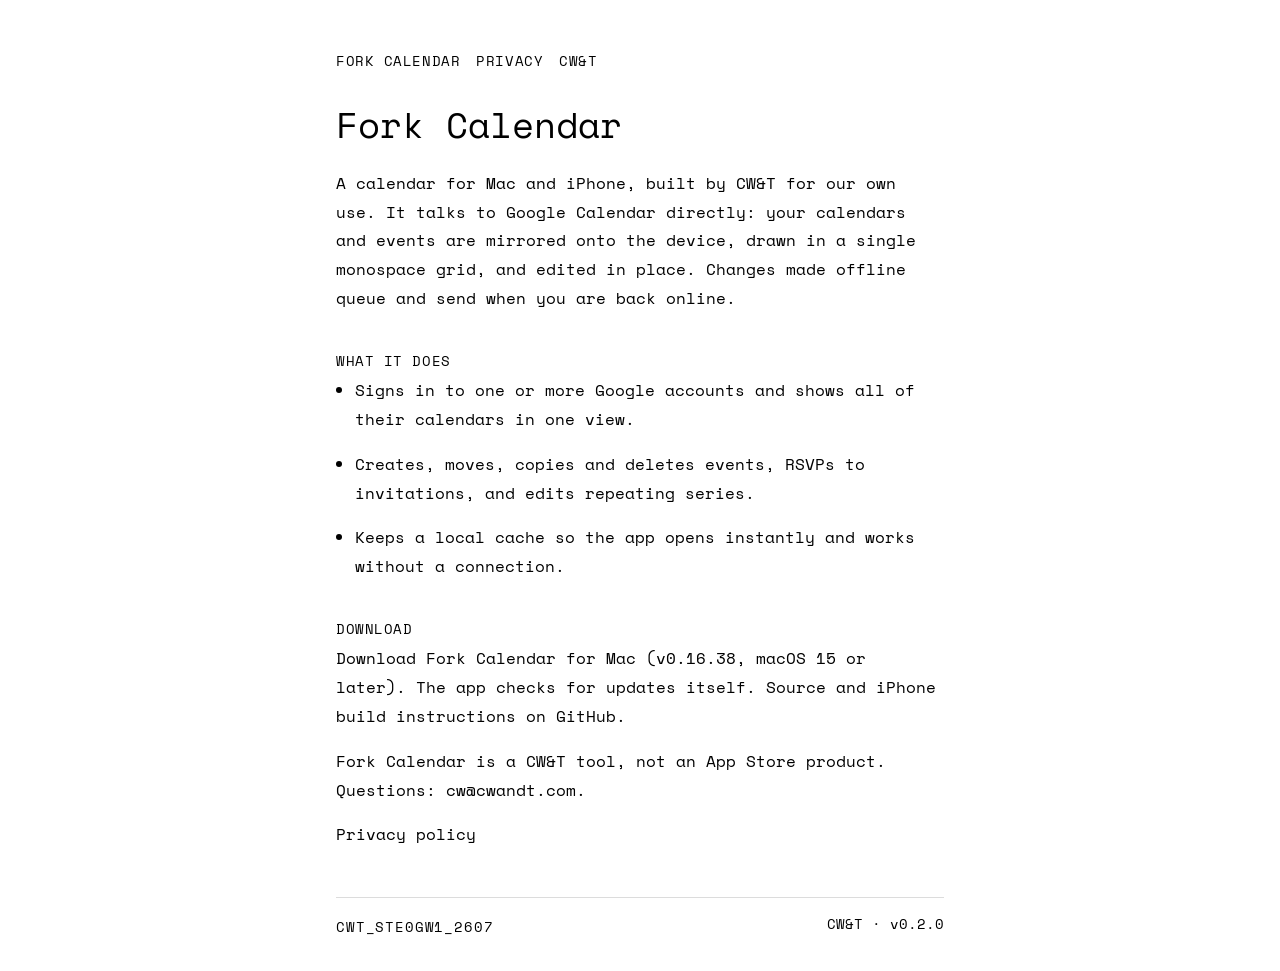
<file: site/index.html>
<!DOCTYPE html>
<html lang="en">
<head>
<meta charset="utf-8">
<meta name="viewport" content="width=device-width, initial-scale=1">
<title>Fork Calendar</title>
<meta name="description" content="A Google Calendar client for Mac and iPhone by CW&T.">
<link rel="icon" href="favicon-32x32.png" sizes="32x32" type="image/png">
<link rel="icon" href="favicon-16x16.png" sizes="16x16" type="image/png">
<link rel="apple-touch-icon" href="apple-touch-icon.png">
<link rel="stylesheet" href="cwt-base.css">
<style>
main { max-width: 640px; margin: 0 auto; padding: var(--space-12) var(--space-4) var(--space-8); }
h1 { margin: 0 0 var(--space-6); }
h2 { font-size: var(--font-size-nav); text-transform: uppercase; letter-spacing: 0.04em; margin: var(--space-10) 0 var(--space-2); }
p, li { margin: 0 0 var(--space-4); }
ul { padding-left: 1.2em; }
nav { margin-bottom: var(--space-8); }
nav a + a { margin-left: var(--space-4); }
footer { margin-top: var(--space-12); padding-top: var(--space-4); border-top: 1px solid var(--color-rule); display: flex; justify-content: space-between; gap: var(--space-4); flex-wrap: wrap; }
</style>
</head>
<body>
<main>
<nav class="label"><a href="./">Fork Calendar</a><a href="privacy.html">Privacy</a><a href="https://cwandt.com">CW&amp;T</a></nav>
<h1>Fork Calendar</h1>
<p>A calendar for Mac and iPhone, built by CW&amp;T for our own use. It talks to Google Calendar directly: your calendars and events are mirrored onto the device, drawn in a single monospace grid, and edited in place. Changes made offline queue and send when you are back online.</p>
<h2>What it does</h2>
<ul>
<li>Signs in to one or more Google accounts and shows all of their calendars in one view.</li>
<li>Creates, moves, copies and deletes events, RSVPs to invitations, and edits repeating series.</li>
<li>Keeps a local cache so the app opens instantly and works without a connection.</li>
</ul>
<h2>Download</h2>
<p><a href="https://github.com/cheewee2000/fork-calendar/releases/latest">Download Fork Calendar for Mac</a> (v0.16.38, macOS 15 or later). The app checks for updates itself. Source and iPhone build instructions on <a href="https://github.com/cheewee2000/fork-calendar">GitHub</a>.</p>
<p>Fork Calendar is a CW&amp;T tool, not an App Store product. Questions: <a href="mailto:cw@cwandt.com">cw@cwandt.com</a>.</p>
<p><a href="privacy.html">Privacy policy</a></p>
<footer>
<div class="id-label">CWT_STE0GW1_2607</div>
<div class="caption">CW&amp;T · v0.2.0</div>
</footer>
</main>
</body>
</html>
</file>
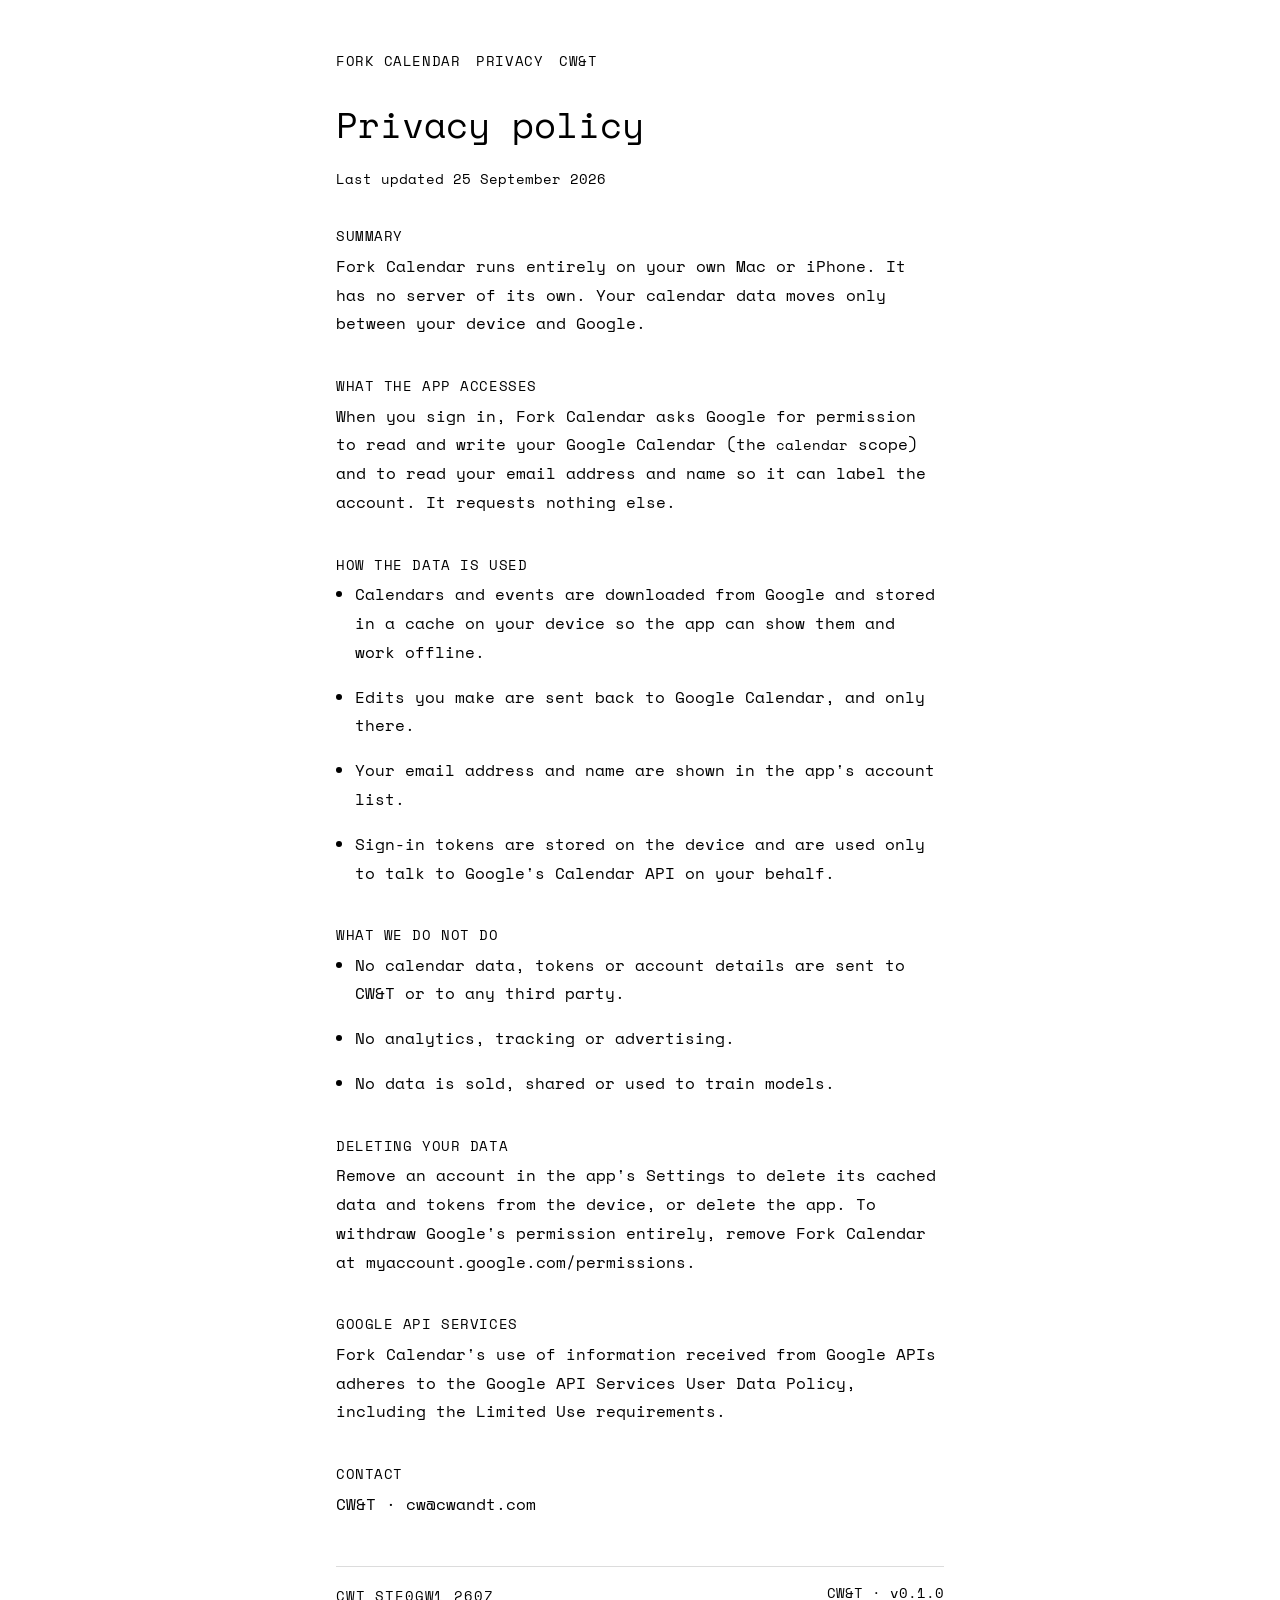
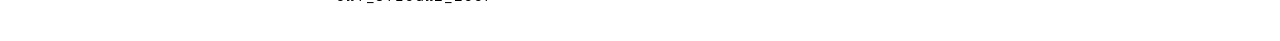
<file: site/privacy.html>
<!DOCTYPE html>
<html lang="en">
<head>
<meta charset="utf-8">
<meta name="viewport" content="width=device-width, initial-scale=1">
<title>Fork Calendar Privacy</title>
<meta name="description" content="How Fork Calendar handles your Google Calendar data.">
<link rel="icon" href="favicon-32x32.png" sizes="32x32" type="image/png">
<link rel="icon" href="favicon-16x16.png" sizes="16x16" type="image/png">
<link rel="apple-touch-icon" href="apple-touch-icon.png">
<link rel="stylesheet" href="cwt-base.css">
<style>
main { max-width: 640px; margin: 0 auto; padding: var(--space-12) var(--space-4) var(--space-8); }
h1 { margin: 0 0 var(--space-6); }
h2 { font-size: var(--font-size-nav); text-transform: uppercase; letter-spacing: 0.04em; margin: var(--space-10) 0 var(--space-2); }
p, li { margin: 0 0 var(--space-4); }
ul { padding-left: 1.2em; }
nav { margin-bottom: var(--space-8); }
nav a + a { margin-left: var(--space-4); }
footer { margin-top: var(--space-12); padding-top: var(--space-4); border-top: 1px solid var(--color-rule); display: flex; justify-content: space-between; gap: var(--space-4); flex-wrap: wrap; }
</style>
</head>
<body>
<main>
<nav class="label"><a href="./">Fork Calendar</a><a href="privacy.html">Privacy</a><a href="https://cwandt.com">CW&amp;T</a></nav>
<h1>Privacy policy</h1>
<p class="caption">Last updated 25 September 2026</p>
<h2>Summary</h2>
<p>Fork Calendar runs entirely on your own Mac or iPhone. It has no server of its own. Your calendar data moves only between your device and Google.</p>
<h2>What the app accesses</h2>
<p>When you sign in, Fork Calendar asks Google for permission to read and write your Google Calendar (the <span class="caption">calendar</span> scope) and to read your email address and name so it can label the account. It requests nothing else.</p>
<h2>How the data is used</h2>
<ul>
<li>Calendars and events are downloaded from Google and stored in a cache on your device so the app can show them and work offline.</li>
<li>Edits you make are sent back to Google Calendar, and only there.</li>
<li>Your email address and name are shown in the app's account list.</li>
<li>Sign-in tokens are stored on the device and are used only to talk to Google's Calendar API on your behalf.</li>
</ul>
<h2>What we do not do</h2>
<ul>
<li>No calendar data, tokens or account details are sent to CW&amp;T or to any third party.</li>
<li>No analytics, tracking or advertising.</li>
<li>No data is sold, shared or used to train models.</li>
</ul>
<h2>Deleting your data</h2>
<p>Remove an account in the app's Settings to delete its cached data and tokens from the device, or delete the app. To withdraw Google's permission entirely, remove Fork Calendar at <a href="https://myaccount.google.com/permissions">myaccount.google.com/permissions</a>.</p>
<h2>Google API Services</h2>
<p>Fork Calendar's use of information received from Google APIs adheres to the <a href="https://developers.google.com/terms/api-services-user-data-policy">Google API Services User Data Policy</a>, including the Limited Use requirements.</p>
<h2>Contact</h2>
<p>CW&amp;T · <a href="mailto:cw@cwandt.com">cw@cwandt.com</a></p>
<footer>
<div class="id-label">CWT_STE0GW1_2607</div>
<div class="caption">CW&amp;T · v0.1.0</div>
</footer>
</main>
</body>
</html>
</file>
<file: site/cwt-base.css>
/* ============================================================
   CW&T Base Stylesheet
   Source of truth: cwandt.com production CSS
   Merged: August 2026 (Taylor's CWT-stylesheet + Che-Wei's
   cwt-design-system — see STYLESHEET.md for the full system)

   Drop this into any CW&T project and import it first,
   before any other stylesheet.
   ============================================================ */

/* --- Font Loading ---
   Space Mono Regular is the ONLY declared face. No bold, no
   italic — deliberately. Emphasis is carried by UPPERCASE +
   tracking, size, or a hairline rule (see the emphasis reset
   below). Copy fonts/ alongside this file; if the local file is
   missing the CDN fallback below keeps the exact same face. */

@font-face {
  font-family: "Space Mono";
  font-weight: 400;
  font-style: normal;
  font-display: swap;
  src: url("fonts/SpaceMono-Regular.ttf") format("truetype"),
       url("https://cwandt.com/cdn/fonts/space_mono/space_mono_n4.woff2") format("woff2");
}

/* --- CSS Custom Properties --- */

:root {
  /* Colors - Primary */
  --color-black: #000000;
  --color-white: #ffffff;

  /* Colors - Secondary */
  --color-gray: #dcdcdc;

  /* Colors - Accent */
  --color-orange: #ef8933;
  --color-highlight: #bbff00;

  /* Colors - Status (values from cwandt.com production CSS)
     Text stays black; these appear only as status marks:
     WAITLIST / errors, and quiet in-stock indicators. */
  --color-critical: #d72c0d;
  --color-success: #008060;

  /* Colors - Materials (sampled from CW&T product photography:
     stainless, titanium, brass, copper, graphite, cerakote).
     Surfaces, swatches, and diagram fills ONLY — never text. */
  --material-stainless: #b9b8b3;
  --material-titanium: #8c8c87;
  --material-brass: #b08a4d;
  --material-copper: #b56b3f;
  --material-graphite: #3a3a38;
  --material-cerakote: #1a1a18;

  /* Colors - Semantic aliases */
  --color-text: var(--color-black);
  --color-background: var(--color-white);
  --color-border: var(--color-black);
  --color-heading: var(--color-black);
  --color-price: var(--color-black);
  --color-link: var(--color-black);
  --color-link-hover: var(--color-black);
  --color-rule: var(--color-gray); /* hairline dividers */

  /* Typography */
  --font-family: "Space Mono", "JetBrains Mono", "Menlo", "Courier New", monospace;
  --font-weight-normal: 400;
  --font-weight-heading: 400;
  --font-body-scale: 1.0;
  --font-size-base: 1.5rem;       /* 15px at 10px root */
  --font-size-desktop: 1.6rem;    /* 16px at 10px root */
  --font-size-button: 12px;
  --font-size-nav: 14px;
  --font-size-h1: 36px;
  --font-size-h2: 30px;
  --font-size-h3: 24px;
  --font-size-h4: 18px;
  --font-size-h5: 14px;
  --font-size-h6: 12px;
  --line-height-body: calc(1 + 0.8 / var(--font-body-scale));
  --line-height-heading: 1.1;
  --letter-spacing-label: 0.04em; /* uppercase nav, labels, emphasis */

  /* Spacing - 4px base grid, additive scale.
     72px stays the section-bottom value measured from production. */
  --space-1: 4px;
  --space-2: 8px;
  --space-3: 12px;
  --space-4: 16px;
  --space-5: 20px;
  --space-6: 24px;
  --space-8: 32px;
  --space-10: 40px;
  --space-12: 48px;
  --space-16: 64px;
  --space-24: 96px;

  /* Layout */
  --page-width: 160rem;
  --page-margin: 0rem;
  --spacing-section-desktop: 0px;
  --spacing-section-mobile: 0px;
  --spacing-section-bottom: 72px;

  /* Components */
  --button-radius: 0px;
  --button-border-width: 1px;
  --card-radius: 0px;
  --card-border-width: 0px;
  --card-shadow: none;
  --input-border-width: 2px;
  --input-radius: 0px;

  /* Header */
  --header-padding: 14px 20px;
  --header-bg: var(--color-black);
  --header-text: var(--color-white);
  --header-z-index: 100;

  /* Footer */
  --footer-bg: var(--color-gray);
  --footer-text: var(--color-black);
  --footer-accent: var(--color-orange);

  /* Navigation */
  --nav-menu-bg: var(--color-black);
  --nav-item-bg: var(--color-gray);
  --nav-item-text: var(--color-black);
  --nav-item-height: 45px;
  --nav-item-hover-bg: var(--color-black);
  --nav-item-hover-text: var(--color-white);
  --nav-submenu-bg: var(--color-gray);
  --nav-shadow: 0 4px 6px rgba(0, 0, 0, 0.1);

  /* Transitions */
  --transition-fast: 0.2s ease-in-out;
  --transition-medium: 0.3s ease;

}

/* --- Reset & Base --- */

*,
*::before,
*::after {
  box-sizing: border-box;
  margin: 0;
  padding: 0;
}

html {
  font-size: 10px;
}

body {
  font-family: var(--font-family);
  font-weight: var(--font-weight-normal);
  font-size: var(--font-size-base);
  line-height: var(--line-height-body);
  color: var(--color-text);
  background-color: var(--color-background);
  -webkit-font-smoothing: antialiased;
  -moz-osx-font-smoothing: grayscale;
}

@media screen and (min-width: 750px) {
  body {
    font-size: var(--font-size-desktop);
  }
}

/* --- Emphasis reset ---
   No italics, no bold — anywhere, ever. Only Space Mono Regular
   ships. Emphasis is UPPERCASE + tracking; strong/em enforce it
   so markdown-generated and CMS content complies automatically. */

em, i, cite, address, dfn, var {
  font-style: normal;
}

b, strong, em, th, h1, h2, h3, h4, h5, h6 {
  font-weight: var(--font-weight-normal);
}

b, strong, em {
  text-transform: uppercase;
  letter-spacing: var(--letter-spacing-label);
}

/* --- Typography --- */

h1, h2, h3, h4, h5, h6 {
  font-family: var(--font-family);
  line-height: var(--line-height-heading);
  color: var(--color-heading);
}

h1 { font-size: var(--font-size-h1); }
h2 { font-size: var(--font-size-h2); }
h3 { font-size: var(--font-size-h3); }
h4 { font-size: var(--font-size-h4); }
h5 { font-size: var(--font-size-h5); }
h6 { font-size: var(--font-size-h6); }

p {
  margin-bottom: 0;
}

a {
  color: var(--color-link);
  text-decoration: none;
  transition: color var(--transition-fast);
}

a:hover {
  color: var(--color-link-hover);
  text-decoration: none;
}

/* --- Labels & captions ---
   All text is full black. Hierarchy comes from size, caps, and
   spacing — never from grey or reduced opacity. */

.label {
  font-size: var(--font-size-nav);
  text-transform: uppercase;
  letter-spacing: var(--letter-spacing-label);
}

.caption {
  font-size: var(--font-size-nav);
  line-height: 1.4;
}

/* --- ID Label ---
   The CW&T identity device — a spec plate, not a logo. Placed in
   the footer of every page. e.g.
     CWT_HSM4PW4_1610
     (H)ard (S)mall (M)etal (4)CNC (P)ocket (W)rite (4)<10,000
   Never decorated, never colored, never below 12px. */

.id-label {
  font-size: var(--font-size-nav);
  letter-spacing: 0.06em;
  text-transform: uppercase;
}

.id-label__expansion {
  font-size: var(--font-size-nav);
  letter-spacing: 0.02em;
  text-transform: none;
}

/* --- Hairline rule --- */

.hr {
  height: 1px;
  background: var(--color-rule);
  border: 0;
  margin: 0;
}

/* --- Code --- */

code {
  font-family: var(--font-family);
  font-size: 0.95em;
  background: var(--color-white);
  border: 1px solid var(--color-rule);
  padding: 1px 6px;
}

/* --- Buttons ---
   One button style. No secondary or ghost variants — a lesser
   action is a text link. */

.btn,
button[type="submit"] {
  display: inline-block;
  font-family: var(--font-family);
  font-size: var(--font-size-button);
  font-weight: var(--font-weight-normal);
  text-transform: uppercase;
  background-color: var(--color-black);
  color: var(--color-white);
  border: var(--button-border-width) solid var(--color-black);
  border-radius: var(--button-radius);
  padding: 12px 24px;
  cursor: pointer;
  transition: background-color var(--transition-fast), color var(--transition-fast);
  text-decoration: none;
}

.btn:hover,
button[type="submit"]:hover {
  background-color: var(--color-white);
  color: var(--color-black);
  text-decoration: none;
}

.btn:disabled,
button[type="submit"]:disabled {
  cursor: not-allowed;
  pointer-events: none;
}

/* --- Form Inputs --- */

input[type="text"],
input[type="email"],
input[type="search"],
input[type="password"],
input[type="number"],
input[type="tel"],
textarea,
select {
  font-family: var(--font-family);
  font-size: var(--font-size-base);
  font-weight: var(--font-weight-normal);
  color: var(--color-text);
  background-color: var(--color-white);
  border: var(--input-border-width) solid var(--color-black);
  border-radius: var(--input-radius);
  padding: 10px 20px;
  outline: none;
  transition: border-color var(--transition-fast);
}

input:focus,
textarea:focus,
select:focus {
  border-color: var(--color-black);
}

@media screen and (min-width: 750px) {
  input[type="text"],
  input[type="email"],
  input[type="search"],
  input[type="password"],
  input[type="number"],
  input[type="tel"],
  textarea,
  select {
    font-size: var(--font-size-desktop);
  }
}

/* --- Images --- */

img {
  max-width: 100%;
  height: auto;
  display: block;
}

/* --- Layout Utilities --- */

.page-width {
  max-width: var(--page-width);
  margin: 0 auto;
}

/* --- Focus Accessibility --- */

*:focus-visible {
  outline: 2px solid var(--color-black);
  outline-offset: 2px;
}
</file>
